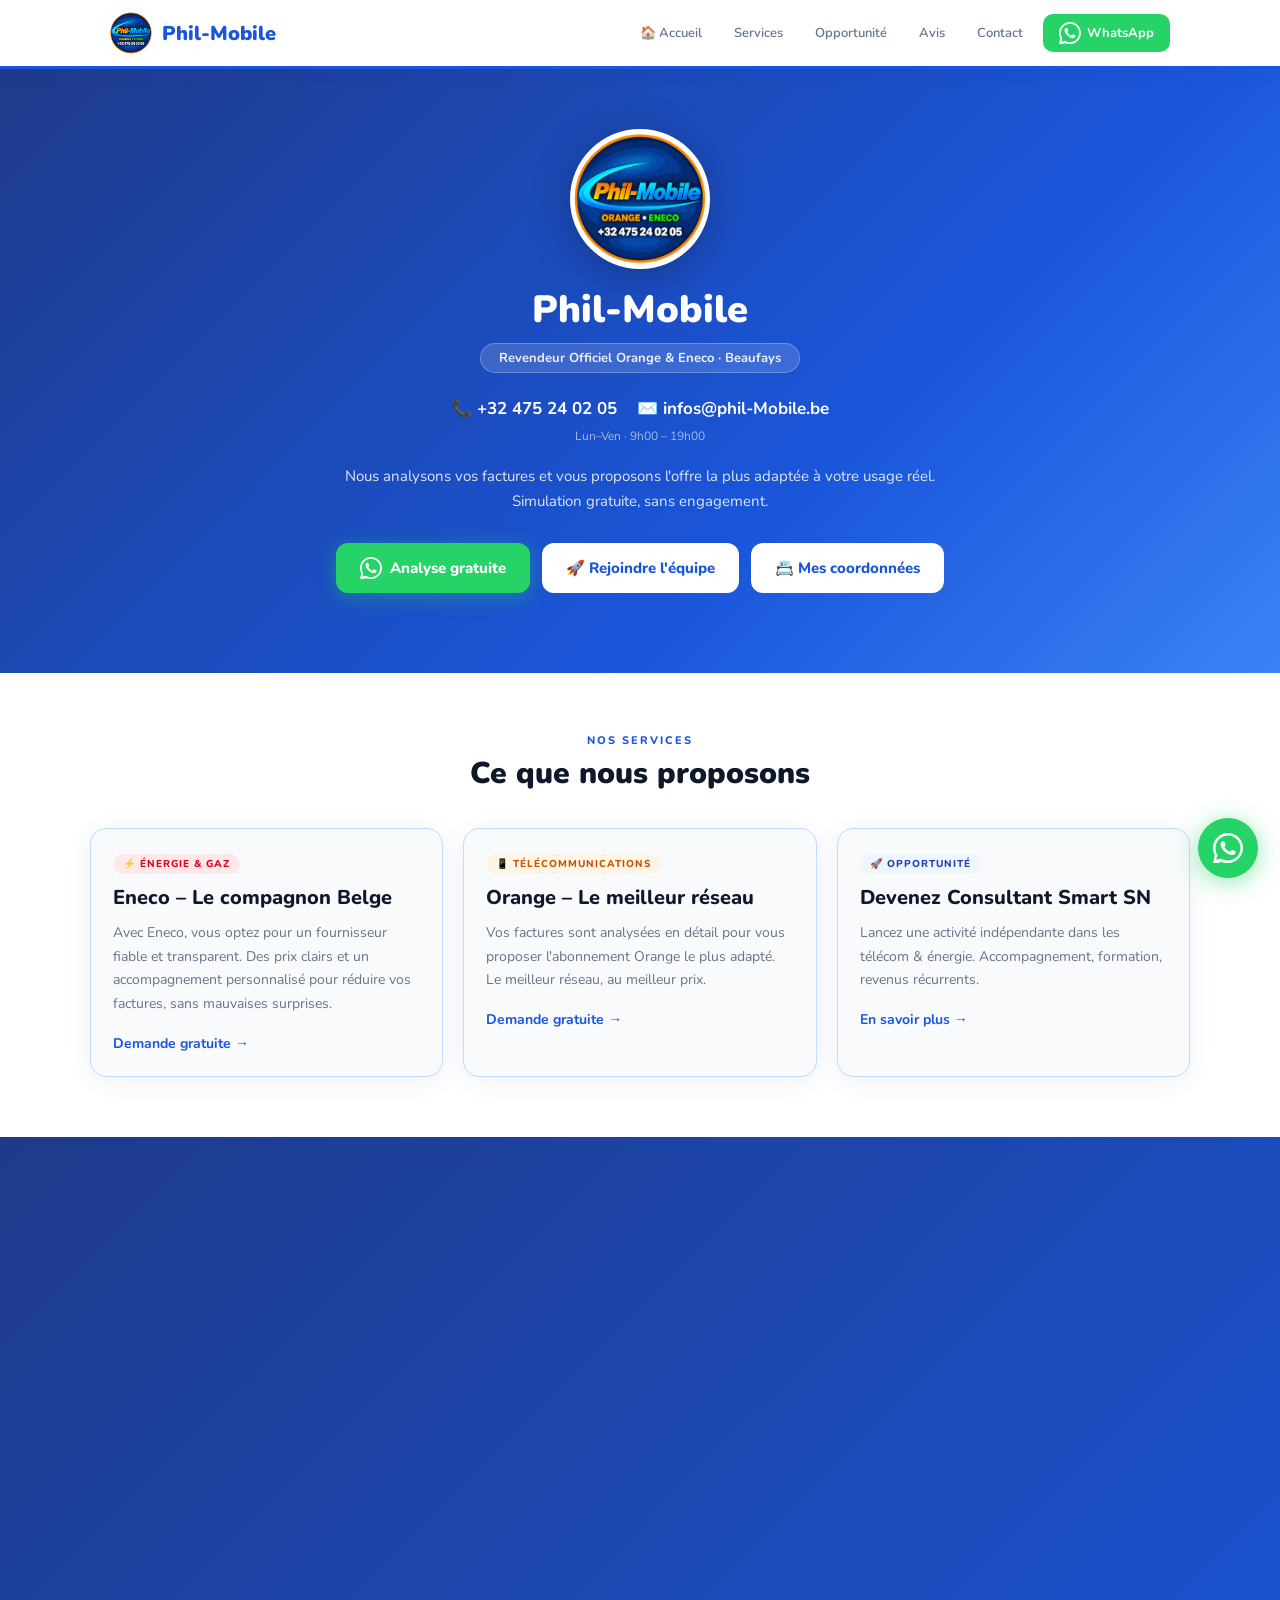
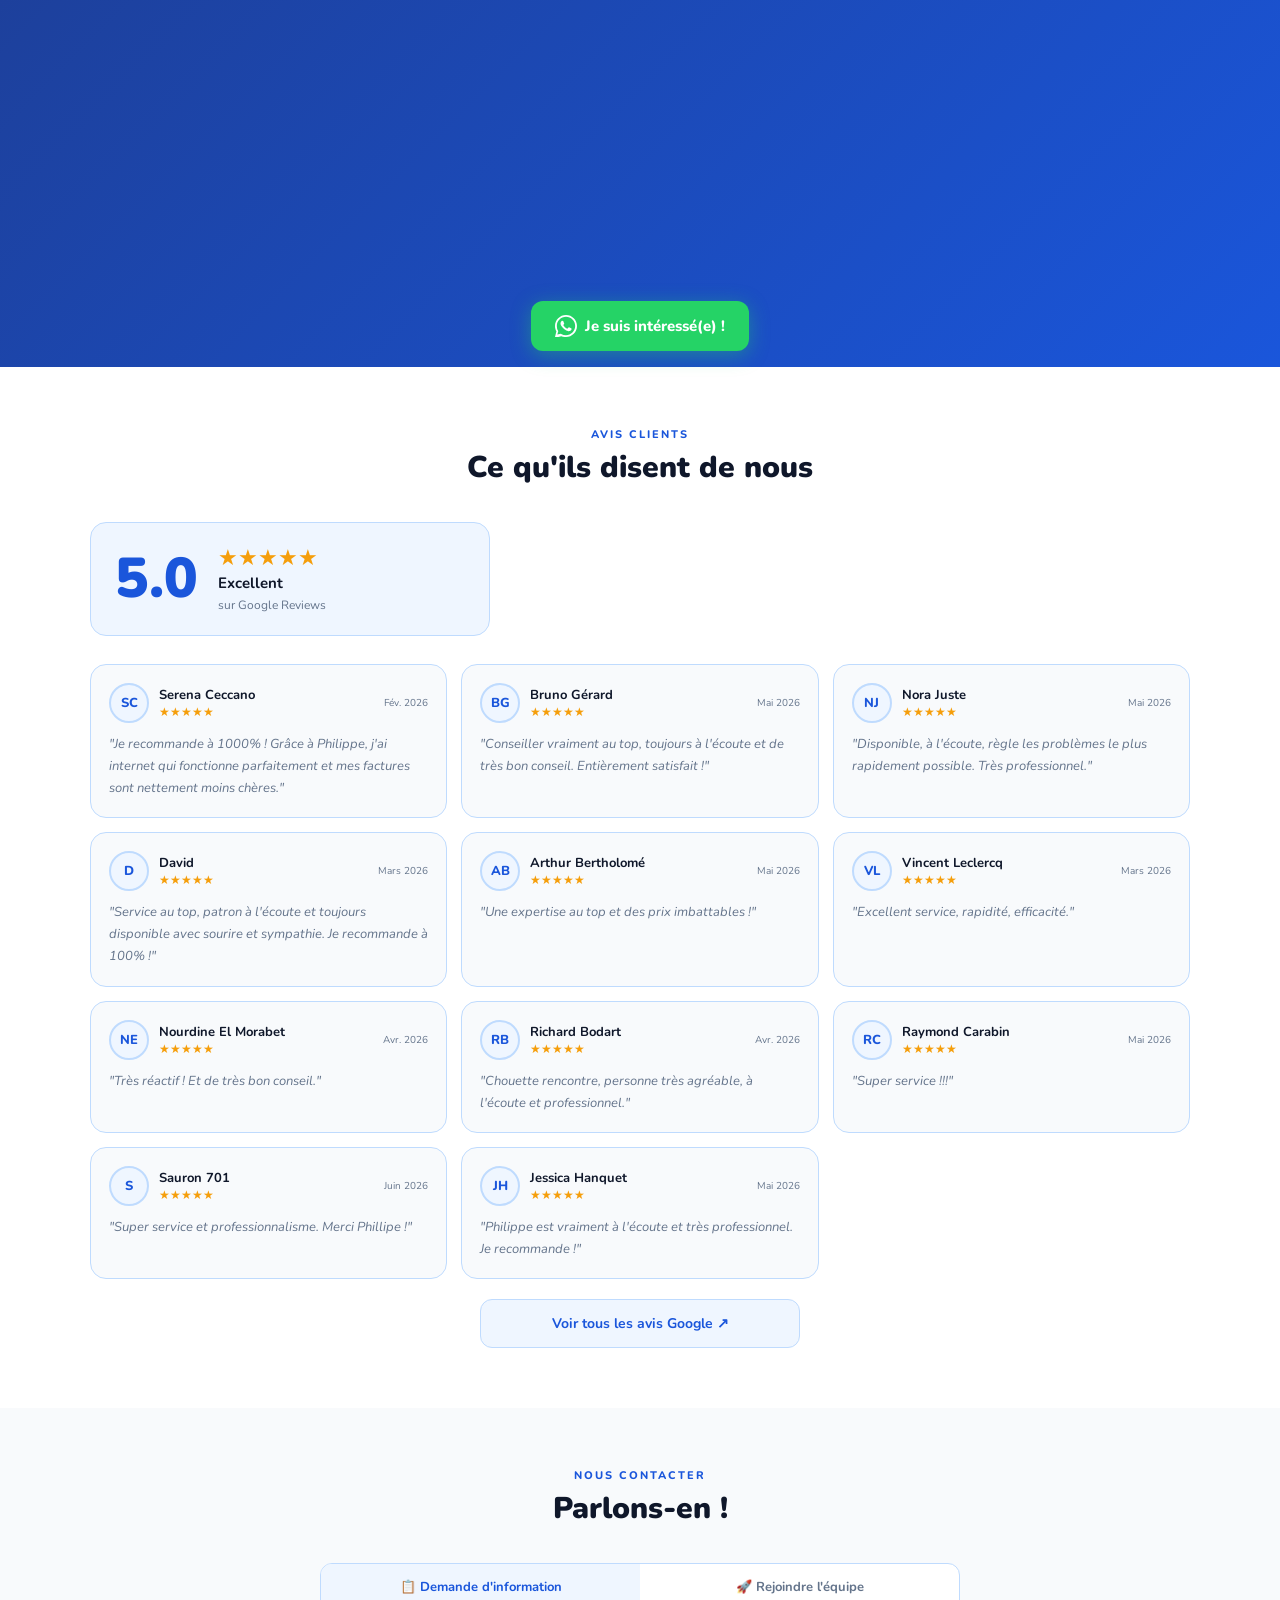
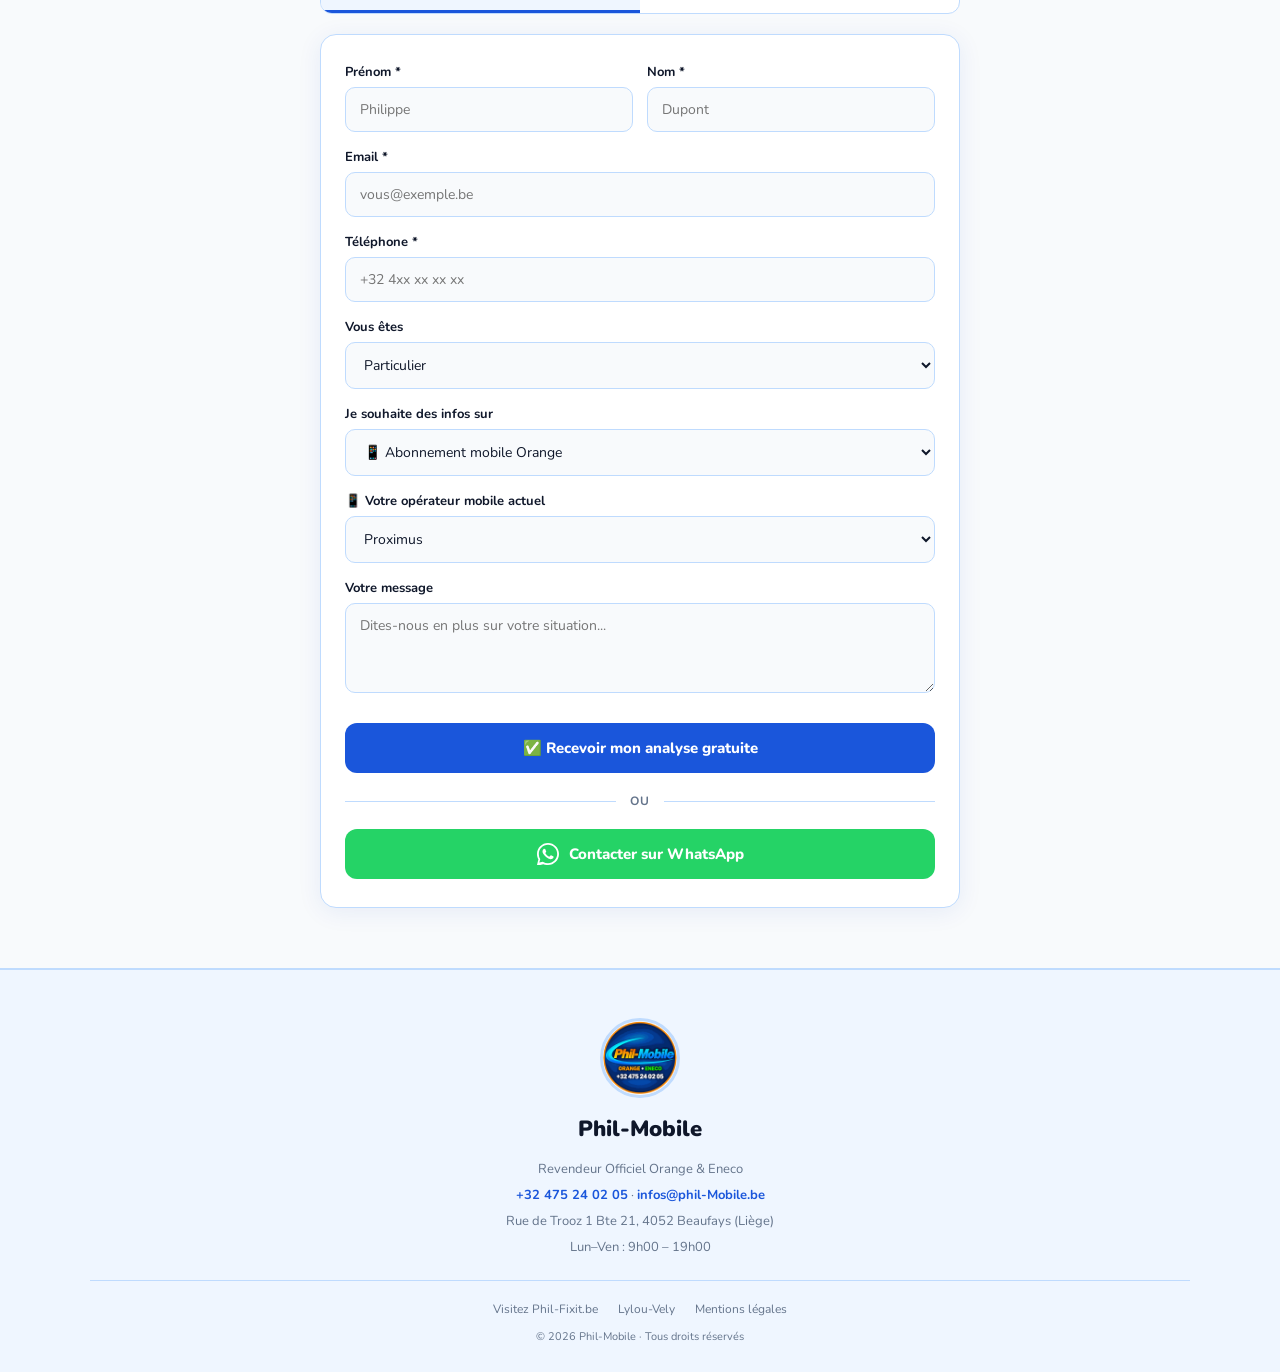
<file: actions.html>
<!DOCTYPE html>
<html lang="fr">
<head>
<meta charset="UTF-8">
<meta name="viewport" content="width=device-width, initial-scale=1.0">
<title>Phil-Mobile – Télécom & Énergie à Beaufays</title>
<meta name="theme-color" content="#1a56db">
<meta name="mobile-web-app-capable" content="yes">
<meta name="apple-mobile-web-app-capable" content="yes">
<meta name="apple-mobile-web-app-title" content="Phil-Mobile">
<meta name="apple-mobile-web-app-status-bar-style" content="default">
<link rel="manifest" href="manifest.json">
<link rel="apple-touch-icon" href="images/logo.png">
<link rel="icon" type="image/png" href="images/logo.png">
<meta name="description" content="Phil-Mobile, revendeur officiel Orange et Eneco à Beaufays. Simulation gratuite, sans engagement.">
<link rel="preconnect" href="https://fonts.googleapis.com">
<link href="https://fonts.googleapis.com/css2?family=Nunito:wght@400;600;700;800;900&display=swap" rel="stylesheet">
<style>
*, *::before, *::after { box-sizing: border-box; margin: 0; padding: 0; }
html { scroll-behavior: smooth; }
body {
  font-family: 'Nunito', sans-serif;
  background: #f8fafc;
  color: #1e293b;
  overflow-x: hidden;
}
img { max-width: 100%; display: block; }

/* VARIABLES */
:root {
  --blue: #1a56db;
  --blue2: #1e40af;
  --blue-pale: #eff6ff;
  --blue-border: #bfdbfe;
  --dark: #0f172a;
  --muted: #64748b;
  --white: #ffffff;
  --bg: #f8fafc;
  --green: #25d366;
  --radius: 16px;
  --max: 1100px;
}

/* WRAPPER */
.wrap { max-width: var(--max); margin: 0 auto; padding: 0 20px; }

/* ===== NAV ===== */
nav {
  position: sticky; top: 0; z-index: 999;
  background: var(--white);
  border-bottom: 3px solid var(--blue);
  box-shadow: 0 2px 16px rgba(30,64,175,0.10);
}
.nav-inner {
  max-width: var(--max); margin: 0 auto; padding: 12px 20px;
  display: flex; align-items: center; justify-content: space-between;
}
.nav-logo { display: flex; align-items: center; gap: 10px; text-decoration: none; }
.nav-logo img { width: 42px; height: 42px; border-radius: 50%; object-fit: cover; }
.nav-logo span { font-size: 20px; font-weight: 900; color: var(--blue); }
.nav-links { display: flex; align-items: center; gap: 8px; }
.nav-links a {
  font-size: 13px; font-weight: 600; color: var(--muted);
  text-decoration: none; padding: 6px 12px; border-radius: 8px;
  transition: all 0.2s;
}
.nav-links a:hover { color: var(--blue); background: var(--blue-pale); }
.nav-links .nav-cta {
  background: var(--green); color: white !important;
  padding: 8px 16px; border-radius: 10px; font-weight: 700;
  display: flex; align-items: center; gap: 6px;
}
.nav-links .nav-cta:hover { background: #1da851; }

/* BURGER */
.burger {
  display: none; flex-direction: column; gap: 5px;
  cursor: pointer; padding: 6px; border: none; background: none;
}
.burger span {
  display: block; width: 24px; height: 2px;
  background: var(--blue); border-radius: 2px;
  transition: all 0.3s;
}

/* MOBILE MENU */
.mobile-menu {
  display: none;
  background: var(--white); border-top: 1px solid var(--blue-border);
  padding: 12px 20px 16px;
}
.mobile-menu.open { display: block; }
.mobile-menu a {
  display: block;
  font-size: 15px; font-weight: 700; color: var(--dark);
  text-decoration: none; padding: 12px 0;
  border-bottom: 1px solid var(--blue-border);
}
.mobile-menu a:last-child { border-bottom: none; margin-top: 8px; }
.mobile-menu .mob-cta {
  display: block;
  background: var(--green); color: white !important;
  padding: 12px 16px; border-radius: 10px;
  text-align: center; border: none !important;
}

@media (max-width: 640px) {
  .nav-links { display: none; }
  .burger { display: flex; }
}

/* ===== HERO ===== */
.hero {
  background: linear-gradient(135deg, #1e3a8a 0%, #1a56db 65%, #3b82f6 100%);
  padding: 60px 20px 80px;
  text-align: center;
  position: relative;
}
.hero-inner { max-width: 640px; margin: 0 auto; }
.hero-logo {
  width: 140px; height: 140px;
  border-radius: 50%; object-fit: cover;
  border: 4px solid rgba(255,255,255,0.5);
  box-shadow: 0 8px 40px rgba(0,0,0,0.25);
  margin: 0 auto 20px;
  background: white;
}
.hero h1 { font-size: 38px; font-weight: 900; color: white; line-height: 1.1; margin-bottom: 12px; }
.hero-tagline {
  display: inline-block;
  font-size: 13px; font-weight: 700; color: rgba(255,255,255,0.9);
  background: rgba(255,255,255,0.15); border-radius: 20px;
  padding: 5px 18px; margin-bottom: 20px; border: 1px solid rgba(255,255,255,0.25);
}
.hero-contact { margin-bottom: 20px; }
.hero-contact a {
  display: inline-block; text-decoration: none;
  font-size: 17px; font-weight: 700; color: white; margin: 4px 8px;
}
.hero-contact span { display: block; font-size: 12px; color: rgba(255,255,255,0.6); margin-top: 4px; }
.hero-desc { font-size: 15px; color: rgba(255,255,255,0.85); line-height: 1.7; margin-bottom: 28px; }
.hero-btns { display: flex; gap: 12px; justify-content: center; flex-wrap: wrap; }
.btn-green {
  display: inline-flex; align-items: center; gap: 8px;
  background: var(--green); color: white;
  padding: 14px 24px; border-radius: 12px;
  font-size: 15px; font-weight: 800; text-decoration: none;
  box-shadow: 0 4px 20px rgba(37,211,102,0.4); transition: transform 0.2s;
}
.btn-green:hover { transform: translateY(-2px); }
.btn-white {
  display: inline-flex; align-items: center; gap: 8px;
  background: white; color: var(--blue);
  padding: 14px 24px; border-radius: 12px;
  font-size: 15px; font-weight: 800; text-decoration: none;
  transition: transform 0.2s;
}
.btn-white:hover { transform: translateY(-2px); }

/* WAVE */
.wave-bottom {
  display: block; width: 100%; overflow: hidden;
  line-height: 0; background: var(--white);
}
.wave-bottom svg { display: block; width: 100%; }

/* ===== SECTION ===== */
.section { padding: 60px 20px; }
.section-inner { max-width: var(--max); margin: 0 auto; }
.section-label {
  text-align: center; font-size: 11px; font-weight: 800;
  letter-spacing: 2px; text-transform: uppercase;
  color: var(--blue); margin-bottom: 8px;
}
.section-title {
  text-align: center; font-size: 30px; font-weight: 900;
  color: var(--dark); margin-bottom: 36px; line-height: 1.2;
}

/* ===== SERVICES ===== */
.services-bg { background: var(--white); }
.services-grid {
  display: grid;
  grid-template-columns: repeat(auto-fit, minmax(280px, 1fr));
  gap: 20px;
}
.service-card {
  background: var(--bg); border: 1.5px solid var(--blue-border);
  border-radius: var(--radius); overflow: hidden;
  box-shadow: 0 4px 24px rgba(30,64,175,0.08);
  transition: transform 0.2s, box-shadow 0.2s;
}
.service-card:hover { transform: translateY(-4px); box-shadow: 0 12px 40px rgba(30,64,175,0.15); }
.service-body { padding: 22px; }
.service-tag {
  display: inline-block; font-size: 10px; font-weight: 800;
  letter-spacing: 1px; text-transform: uppercase;
  padding: 3px 10px; border-radius: 20px; margin-bottom: 10px;
}
.tag-orange { background: #fff5e6; color: #c95200; }
.tag-eneco  { background: #fde8ea; color: #E2001A; }
.tag-recruit{ background: var(--blue-pale); color: var(--blue2); }
.service-body h3 { font-size: 20px; font-weight: 800; margin-bottom: 10px; color: var(--dark); }
.service-body p  { font-size: 14px; color: var(--muted); line-height: 1.7; margin-bottom: 16px; }
.service-link {
  font-size: 14px; font-weight: 700; color: var(--blue);
  text-decoration: none;
}

/* ===== VIDEO ===== */
.video-section {
  background: linear-gradient(135deg, #1e3a8a 0%, #1a56db 100%);
  padding: 0 0 16px 0;
}
.video-section .section-label { color: rgba(255,255,255,0.7); }
.video-section .section-title { color: white; }
.video-wrap {
  max-width: 100%; margin: 0;
  border-radius: 0; overflow: hidden;
  box-shadow: none;
  position: relative; padding-bottom: 56.25%; height: 0;
}
.video-wrap iframe {
  position: absolute; top: 0; left: 0;
  width: 100%; height: 100%; border: none;
}
.video-cta { text-align: center; margin-top: 28px; }

/* ===== AVIS ===== */
.reviews-section { background: var(--white); padding: 60px 20px; }
.rating-bar {
  display: flex; align-items: center; gap: 20px;
  background: var(--blue-pale); border: 1.5px solid var(--blue-border);
  border-radius: var(--radius); padding: 20px 24px; margin-bottom: 28px;
  max-width: 400px;
}
.rating-score { font-size: 56px; font-weight: 900; color: var(--blue); line-height: 1; }
.rating-info .stars { color: #f59e0b; font-size: 22px; }
.rating-info .rtxt { font-size: 15px; font-weight: 700; color: var(--dark); }
.rating-info small { font-size: 12px; color: var(--muted); }
.reviews-grid {
  display: grid;
  grid-template-columns: repeat(auto-fit, minmax(280px, 1fr));
  gap: 14px; margin-bottom: 20px;
}
.review-card {
  background: var(--bg); border: 1.5px solid var(--blue-border);
  border-radius: var(--radius); padding: 18px;
}
.review-header { display: flex; align-items: center; gap: 10px; margin-bottom: 10px; }
.review-avatar {
  width: 40px; height: 40px; border-radius: 50%;
  background: var(--blue-pale); border: 2px solid var(--blue-border);
  display: flex; align-items: center; justify-content: center;
  font-size: 13px; font-weight: 800; color: var(--blue); flex-shrink: 0;
}
.review-name { font-size: 13px; font-weight: 700; color: var(--dark); }
.review-stars { color: #f59e0b; font-size: 12px; }
.review-date { font-size: 10px; color: var(--muted); margin-left: auto; white-space: nowrap; }
.review-text { font-size: 13px; color: var(--muted); line-height: 1.7; font-style: italic; }
.btn-more {
  display: block; text-align: center; padding: 14px;
  border-radius: 12px; font-size: 14px; font-weight: 700;
  color: var(--blue); background: var(--blue-pale);
  border: 1.5px solid var(--blue-border); text-decoration: none;
  transition: all 0.2s; max-width: 320px; margin: 0 auto;
}
.btn-more:hover { background: var(--blue); color: white; }

/* ===== FORMULAIRES ===== */
.forms-section { padding: 60px 20px; background: var(--bg); }
.forms-inner { max-width: 640px; margin: 0 auto; }
.form-tabs {
  display: flex; background: var(--white);
  border: 1.5px solid var(--blue-border); border-radius: 12px;
  overflow: hidden; margin-bottom: 20px;
}
.form-tab {
  flex: 1; padding: 14px 8px; text-align: center;
  font-size: 13px; font-weight: 700; cursor: pointer;
  border: none; background: transparent;
  font-family: 'Nunito', sans-serif;
  color: var(--muted); border-bottom: 3px solid transparent;
  transition: all 0.2s;
}
.form-tab.active { color: var(--blue); background: var(--blue-pale); border-bottom-color: var(--blue); }
.form-panel { display: none; }
.form-panel.active { display: block; }
.form-card {
  background: var(--white); border: 1.5px solid var(--blue-border);
  border-radius: var(--radius); padding: 28px 24px;
  box-shadow: 0 4px 24px rgba(30,64,175,0.08);
}
.form-group { margin-bottom: 16px; }
.form-group label { display: block; font-size: 13px; font-weight: 700; color: var(--dark); margin-bottom: 6px; }
.form-group input,
.form-group select,
.form-group textarea {
  width: 100%; padding: 12px 14px;
  border: 1.5px solid var(--blue-border); border-radius: 10px;
  font-family: 'Nunito', sans-serif; font-size: 14px;
  background: var(--bg); color: var(--dark);
  outline: none; transition: border-color 0.2s;
}
.form-group input:focus,
.form-group select:focus,
.form-group textarea:focus { border-color: var(--blue); background: white; }
.form-group textarea { resize: vertical; min-height: 90px; }
.form-row { display: grid; grid-template-columns: 1fr 1fr; gap: 14px; }
@media (max-width: 480px) { .form-row { grid-template-columns: 1fr; } }
.btn-submit {
  width: 100%; padding: 15px;
  background: var(--blue); color: white;
  border: none; border-radius: 12px;
  font-family: 'Nunito', sans-serif;
  font-size: 15px; font-weight: 800; cursor: pointer;
  transition: all 0.2s; margin-top: 8px;
}
.btn-submit:hover { background: var(--blue2); transform: translateY(-1px); }
.form-success {
  display: none; text-align: center; padding: 20px;
  background: #f0fdf4; border: 1px solid #86efac;
  border-radius: 12px; margin-top: 16px;
  font-size: 14px; color: #166534; font-weight: 700;
}
.form-or {
  text-align: center; margin: 20px 0; position: relative;
  font-size: 12px; color: var(--muted); font-weight: 700; letter-spacing: 1px;
}
.form-or::before {
  content: ''; position: absolute; top: 50%; left: 0; right: 0;
  height: 1px; background: var(--blue-border);
}
.form-or span { background: var(--white); padding: 0 14px; position: relative; z-index: 1; }
.btn-wa-full {
  display: flex; align-items: center; justify-content: center; gap: 10px;
  background: var(--green); color: white;
  padding: 14px; border-radius: 12px;
  font-size: 15px; font-weight: 800; text-decoration: none;
  transition: transform 0.2s;
}
.btn-wa-full:hover { transform: translateY(-1px); }

/* ===== FOOTER ===== */
footer { background: var(--blue-pale); border-top: 2px solid var(--blue-border); padding: 48px 20px 28px; }
.footer-inner {
  max-width: var(--max); margin: 0 auto; text-align: center;
}
.footer-logo img {
  width: 80px; height: 80px; border-radius: 50%;
  object-fit: cover; border: 3px solid var(--blue-border);
  margin: 0 auto 16px; background: white;
}
.footer-name { font-size: 22px; font-weight: 900; color: var(--dark); margin-bottom: 12px; }
.footer-info p { font-size: 13px; color: var(--muted); line-height: 2; }
.footer-info a { color: var(--blue); text-decoration: none; font-weight: 700; }
.footer-links {
  display: flex; justify-content: center; gap: 20px;
  flex-wrap: wrap; margin: 20px 0 0;
  padding-top: 20px; border-top: 1px solid var(--blue-border);
}
.footer-links a { font-size: 12px; color: var(--muted); text-decoration: none; }
.footer-copy { font-size: 11px; color: var(--muted); margin-top: 12px; }

/* WA FLOAT */
.wa-float {
  position: fixed; bottom: 22px; right: 22px; z-index: 999;
  width: 60px; height: 60px; border-radius: 50%;
  background: var(--green);
  display: flex; align-items: center; justify-content: center;
  box-shadow: 0 4px 24px rgba(37,211,102,0.5);
  text-decoration: none; transition: transform 0.2s;
}
.wa-float:hover { transform: scale(1.1); }

/* SVG ICON WA */
.ico-wa { width: 22px; height: 22px; fill: white; flex-shrink: 0; }
</style>
</head>
<body>

<!-- NAV -->
<nav>
  <div class="nav-inner">
    <a href="#" class="nav-logo">
      <img src="images/logo.png" alt="Phil-Mobile">
      <span>Phil-Mobile</span>
    </a>
    <div class="nav-links">
      <a href="#">🏠 Accueil</a>
      <a href="#services">Services</a>
      <a href="#video">Opportunité</a>
      <a href="#avis">Avis</a>
      <a href="#contact">Contact</a>
      <a href="https://wa.me/32475240205" class="nav-cta">
        <svg class="ico-wa" viewBox="0 0 24 24"><path d="M17.472 14.382c-.297-.149-1.758-.867-2.03-.967-.273-.099-.471-.148-.67.15-.197.297-.767.966-.94 1.164-.173.199-.347.223-.644.075-.297-.15-1.255-.463-2.39-1.475-.883-.788-1.48-1.761-1.653-2.059-.173-.297-.018-.458.13-.606.134-.133.298-.347.446-.52.149-.174.198-.298.298-.497.099-.198.05-.371-.025-.52-.075-.149-.669-1.612-.916-2.207-.242-.579-.487-.5-.669-.51-.173-.008-.371-.01-.57-.01-.198 0-.52.074-.792.372-.272.297-1.04 1.016-1.04 2.479 0 1.462 1.065 2.875 1.213 3.074.149.198 2.096 3.2 5.077 4.487.709.306 1.262.489 1.694.625.712.227 1.36.195 1.871.118.571-.085 1.758-.719 2.006-1.413.248-.694.248-1.289.173-1.413-.074-.124-.272-.198-.57-.347z"/><path d="M12 0C5.373 0 0 5.373 0 12c0 2.125.558 4.126 1.535 5.862L.057 23.737a.75.75 0 00.921.921l5.875-1.478A11.944 11.944 0 0012 24c6.627 0 12-5.373 12-12S18.627 0 12 0zm0 22c-1.886 0-3.66-.499-5.197-1.373l-.373-.217-3.876.974.993-3.768-.237-.388A9.956 9.956 0 012 12C2 6.477 6.477 2 12 2s10 4.477 10 10-4.477 10-10 10z"/></svg>
        WhatsApp
      </a>
    </div>
    <button class="burger" onclick="toggleMenu()" aria-label="Menu">
      <span></span><span></span><span></span>
    </button>
  </div>
  <div class="mobile-menu" id="mobileMenu">
    <a href="#" onclick="toggleMenu()">🏠 Accueil</a>
    <a href="#services" onclick="toggleMenu()">🧩 Services</a>
    <a href="#video" onclick="toggleMenu()">🚀 Opportunité</a>
    <a href="#avis" onclick="toggleMenu()">⭐ Avis clients</a>
    <a href="#contact" onclick="toggleMenu()">📋 Contact</a>
    <a href="https://wa.me/32475240205" class="mob-cta">💬 WhatsApp</a>
  </div>
</nav>

<!-- HERO -->
<div class="hero">
  <div class="hero-inner">
    <img class="hero-logo" src="images/logo.png" alt="Phil-Mobile Logo">
    <h1>Phil-Mobile</h1>
    <div class="hero-tagline">Revendeur Officiel Orange &amp; Eneco · Beaufays</div>
    <div class="hero-contact">
      <a href="tel:+32475240205">📞 +32 475 24 02 05</a>
      <a href="mailto:infos@phil-mobile.be">✉️ infos@phil-Mobile.be</a>
      <span>Lun–Ven · 9h00 – 19h00</span>
    </div>
    <p class="hero-desc">Nous analysons vos factures et vous proposons l'offre la plus adaptée à votre usage réel. Simulation gratuite, sans engagement.</p>
    <div class="hero-btns">
      <a href="#contact" class="btn-green">
        <svg class="ico-wa" viewBox="0 0 24 24"><path d="M17.472 14.382c-.297-.149-1.758-.867-2.03-.967-.273-.099-.471-.148-.67.15-.197.297-.767.966-.94 1.164-.173.199-.347.223-.644.075-.297-.15-1.255-.463-2.39-1.475-.883-.788-1.48-1.761-1.653-2.059-.173-.297-.018-.458.13-.606.134-.133.298-.347.446-.52.149-.174.198-.298.298-.497.099-.198.05-.371-.025-.52-.075-.149-.669-1.612-.916-2.207-.242-.579-.487-.5-.669-.51-.173-.008-.371-.01-.57-.01-.198 0-.52.074-.792.372-.272.297-1.04 1.016-1.04 2.479 0 1.462 1.065 2.875 1.213 3.074.149.198 2.096 3.2 5.077 4.487.709.306 1.262.489 1.694.625.712.227 1.36.195 1.871.118.571-.085 1.758-.719 2.006-1.413.248-.694.248-1.289.173-1.413-.074-.124-.272-.198-.57-.347z"/><path d="M12 0C5.373 0 0 5.373 0 12c0 2.125.558 4.126 1.535 5.862L.057 23.737a.75.75 0 00.921.921l5.875-1.478A11.944 11.944 0 0012 24c6.627 0 12-5.373 12-12S18.627 0 12 0zm0 22c-1.886 0-3.66-.499-5.197-1.373l-.373-.217-3.876.974.993-3.768-.237-.388A9.956 9.956 0 012 12C2 6.477 6.477 2 12 2s10 4.477 10 10-4.477 10-10 10z"/></svg>
        Analyse gratuite
      </a>
      <a href="#video" class="btn-white">🚀 Rejoindre l'équipe</a>

      <a href="#" onclick="downloadVcard();return false;" class="btn-white">
        📇 Mes coordonnées
      </a>

    </div>
  </div>
</div>

<!-- SERVICES -->
<div class="section services-bg" id="services">
  <div class="section-inner">
    <div class="section-label">Nos Services</div>
    <h2 class="section-title">Ce que nous proposons</h2>
    <div class="services-grid">

      <div class="service-card">
        <div class="service-body">
          <span class="service-tag tag-eneco">⚡ Énergie & Gaz</span>
          <h3>Eneco – Le compagnon Belge</h3>
          <p>Avec Eneco, vous optez pour un fournisseur fiable et transparent. Des prix clairs et un accompagnement personnalisé pour réduire vos factures, sans mauvaises surprises.</p>
          <a href="#contact" class="service-link">Demande gratuite →</a>
        </div>
      </div>

      <div class="service-card">
        <div class="service-body">
          <span class="service-tag tag-orange">📱 Télécommunications</span>
          <h3>Orange – Le meilleur réseau</h3>
          <p>Vos factures sont analysées en détail pour vous proposer l'abonnement Orange le plus adapté. Le meilleur réseau, au meilleur prix.</p>
          <a href="#contact" class="service-link">Demande gratuite →</a>
        </div>
      </div>

      <div class="service-card">
        <div class="service-body">
          <span class="service-tag tag-recruit">🚀 Opportunité</span>
          <h3>Devenez Consultant Smart SN</h3>
          <p>Lancez une activité indépendante dans les télécom & énergie. Accompagnement, formation, revenus récurrents.</p>
          <a href="#video" class="service-link">En savoir plus →</a>
        </div>
      </div>

    </div>
  </div>
</div>

<!-- VIDEO -->
<div class="video-section" id="video">
  <div class="video-wrap">
    <iframe src="https://player.vimeo.com/video/1196897279" allow="autoplay; fullscreen; picture-in-picture" allowfullscreen></iframe>
  </div>
  <div class="video-cta">
    <a href="#contact" class="btn-green" style="display:inline-flex;margin-top:16px;">
      <svg class="ico-wa" viewBox="0 0 24 24"><path d="M17.472 14.382c-.297-.149-1.758-.867-2.03-.967-.273-.099-.471-.148-.67.15-.197.297-.767.966-.94 1.164-.173.199-.347.223-.644.075-.297-.15-1.255-.463-2.39-1.475-.883-.788-1.48-1.761-1.653-2.059-.173-.297-.018-.458.13-.606.134-.133.298-.347.446-.52.149-.174.198-.298.298-.497.099-.198.05-.371-.025-.52-.075-.149-.669-1.612-.916-2.207-.242-.579-.487-.5-.669-.51-.173-.008-.371-.01-.57-.01-.198 0-.52.074-.792.372-.272.297-1.04 1.016-1.04 2.479 0 1.462 1.065 2.875 1.213 3.074.149.198 2.096 3.2 5.077 4.487.709.306 1.262.489 1.694.625.712.227 1.36.195 1.871.118.571-.085 1.758-.719 2.006-1.413.248-.694.248-1.289.173-1.413-.074-.124-.272-.198-.57-.347z"/><path d="M12 0C5.373 0 0 5.373 0 12c0 2.125.558 4.126 1.535 5.862L.057 23.737a.75.75 0 00.921.921l5.875-1.478A11.944 11.944 0 0012 24c6.627 0 12-5.373 12-12S18.627 0 12 0zm0 22c-1.886 0-3.66-.499-5.197-1.373l-.373-.217-3.876.974.993-3.768-.237-.388A9.956 9.956 0 012 12C2 6.477 6.477 2 12 2s10 4.477 10 10-4.477 10-10 10z"/></svg>
      Je suis intéressé(e) !
    </a>
  </div>
</div>

<!-- AVIS -->
<div class="reviews-section" id="avis">
  <div class="section-inner">
    <div class="section-label">Avis Clients</div>
    <h2 class="section-title">Ce qu'ils disent de nous</h2>
    <div class="rating-bar">
      <div class="rating-score">5.0</div>
      <div class="rating-info">
        <div class="stars">★★★★★</div>
        <div class="rtxt">Excellent</div>
        <small>sur Google Reviews</small>
      </div>
    </div>
    <div class="reviews-grid">
      <div class="review-card"><div class="review-header"><div class="review-avatar">SC</div><div><div class="review-name">Serena Ceccano</div><div class="review-stars">★★★★★</div></div><div class="review-date">Fév. 2026</div></div><p class="review-text">"Je recommande à 1000% ! Grâce à Philippe, j'ai internet qui fonctionne parfaitement et mes factures sont nettement moins chères."</p></div>
      <div class="review-card"><div class="review-header"><div class="review-avatar">BG</div><div><div class="review-name">Bruno Gérard</div><div class="review-stars">★★★★★</div></div><div class="review-date">Mai 2026</div></div><p class="review-text">"Conseiller vraiment au top, toujours à l'écoute et de très bon conseil. Entièrement satisfait !"</p></div>
      <div class="review-card"><div class="review-header"><div class="review-avatar">NJ</div><div><div class="review-name">Nora Juste</div><div class="review-stars">★★★★★</div></div><div class="review-date">Mai 2026</div></div><p class="review-text">"Disponible, à l'écoute, règle les problèmes le plus rapidement possible. Très professionnel."</p></div>
      <div class="review-card"><div class="review-header"><div class="review-avatar">D</div><div><div class="review-name">David</div><div class="review-stars">★★★★★</div></div><div class="review-date">Mars 2026</div></div><p class="review-text">"Service au top, patron à l'écoute et toujours disponible avec sourire et sympathie. Je recommande à 100% !"</p></div>
      <div class="review-card"><div class="review-header"><div class="review-avatar">AB</div><div><div class="review-name">Arthur Bertholomé</div><div class="review-stars">★★★★★</div></div><div class="review-date">Mai 2026</div></div><p class="review-text">"Une expertise au top et des prix imbattables !"</p></div>
      <div class="review-card"><div class="review-header"><div class="review-avatar">VL</div><div><div class="review-name">Vincent Leclercq</div><div class="review-stars">★★★★★</div></div><div class="review-date">Mars 2026</div></div><p class="review-text">"Excellent service, rapidité, efficacité."</p></div>
      <div class="review-card"><div class="review-header"><div class="review-avatar">NE</div><div><div class="review-name">Nourdine El Morabet</div><div class="review-stars">★★★★★</div></div><div class="review-date">Avr. 2026</div></div><p class="review-text">"Très réactif ! Et de très bon conseil."</p></div>
      <div class="review-card"><div class="review-header"><div class="review-avatar">RB</div><div><div class="review-name">Richard Bodart</div><div class="review-stars">★★★★★</div></div><div class="review-date">Avr. 2026</div></div><p class="review-text">"Chouette rencontre, personne très agréable, à l'écoute et professionnel."</p></div>
      <div class="review-card"><div class="review-header"><div class="review-avatar">RC</div><div><div class="review-name">Raymond Carabin</div><div class="review-stars">★★★★★</div></div><div class="review-date">Mai 2026</div></div><p class="review-text">"Super service !!!"</p></div>
      <div class="review-card"><div class="review-header"><div class="review-avatar">S</div><div><div class="review-name">Sauron 701</div><div class="review-stars">★★★★★</div></div><div class="review-date">Juin 2026</div></div><p class="review-text">"Super service et professionnalisme. Merci Phillipe !"</p></div>
      <div class="review-card"><div class="review-header"><div class="review-avatar">JH</div><div><div class="review-name">Jessica Hanquet</div><div class="review-stars">★★★★★</div></div><div class="review-date">Mai 2026</div></div><p class="review-text">"Philippe est vraiment à l'écoute et très professionnel. Je recommande !"</p></div>
    </div>
    <a href="https://search.google.com/local/reviews?placeid=ChIJf9P2ZBGgkKcRmwuLgkfejME" target="_blank" class="btn-more">Voir tous les avis Google ↗</a>
  </div>
</div>

<!-- FORMULAIRES -->
<div class="forms-section" id="contact">
  <div class="section-label">Nous contacter</div>
  <h2 class="section-title">Parlons-en !</h2>
  <div class="forms-inner">
    <div class="form-tabs">
      <button class="form-tab active" onclick="switchForm('client')">📋 Demande d'information</button>
      <button class="form-tab" onclick="switchForm('opport')">🚀 Rejoindre l'équipe</button>
    </div>

    <div id="panel-client" class="form-panel active">
      <div class="form-card">
        <form action="https://formspree.io/f/xykvvvjj" method="POST" onsubmit="handleSubmit(event,'success-client')">
          <div class="form-row">
            <div class="form-group"><label>Prénom *</label><input type="text" name="prenom" required placeholder="Philippe"></div>
            <div class="form-group"><label>Nom *</label><input type="text" name="nom" required placeholder="Dupont"></div>
          </div>
          <div class="form-group"><label>Email *</label><input type="email" name="email" required placeholder="vous@exemple.be"></div>
          <div class="form-group"><label>Téléphone *</label><input type="tel" name="telephone" required placeholder="+32 4xx xx xx xx"></div>
          <div class="form-group"><label>Vous êtes</label><select name="profil"><option>Particulier</option><option>Indépendant</option><option>Société</option></select></div>
          <div class="form-group"><label>Je souhaite des infos sur</label>
            <select name="sujet" id="sujet" onchange="updateFields()">
              <option value="mobile">📱 Abonnement mobile Orange</option>
              <option value="internet">🌍 Internet & Packs</option>
              <option value="energie">⚡ Énergie (Eneco)</option>
              <option value="gaz">🔥 Gaz (Eneco)</option>
              <option value="tout">📦 Tout comparer</option>
            </select>
          </div>

          <!-- Champ mobile -->
          <div class="form-group dyn-field" id="field-mobile">
            <label>📱 Votre opérateur mobile actuel</label>
            <select name="operateur_mobile">
              <option>Proximus</option>
              <option>Base</option>
              <option>VOO</option>
              <option>Orange</option>
              <option>Mobile Vikings</option>
              <option>Autre</option>
            </select>
          </div>

          <!-- Champ internet -->
          <div class="form-group dyn-field" id="field-internet" style="display:none;">
            <label>🌍 Votre fournisseur internet actuel</label>
            <select name="fournisseur_internet">
              <option>Proximus</option>
              <option>VOO</option>
              <option>Telenet</option>
              <option>Orange</option>
              <option>Autre</option>
            </select>
          </div>

          <!-- Champ énergie -->
          <div class="form-group dyn-field" id="field-energie" style="display:none;">
            <label>⚡ Votre fournisseur énergie actuel</label>
            <select name="fournisseur_energie">
              <option>Engie</option>
              <option>Luminus</option>
              <option>Mega</option>
              <option>TotalEnergies</option>
              <option>Octa+</option>
              <option>Eneco</option>
              <option>Autre</option>
            </select>
          </div>
          <div class="form-group"><label>Votre message</label><textarea name="message" placeholder="Dites-nous en plus sur votre situation..."></textarea></div>
          <input type="hidden" name="_subject" value="📋 Nouvelle demande d'analyse – Phil-Mobile">
          <input type="hidden" name="_language" value="fr">
          <button type="submit" class="btn-submit">✅ Recevoir mon analyse gratuite</button>
          <div id="success-client" class="form-success">✅ Merci ! Philippe vous recontacte très vite.</div>
        </form>
        <div class="form-or"><span>OU</span></div>
        <a href="https://wa.me/32475240205?text=Bonjour%20Philippe,%20je%20souhaite%20une%20analyse%20gratuite%20!" class="btn-wa-full">
          <svg class="ico-wa" viewBox="0 0 24 24"><path d="M17.472 14.382c-.297-.149-1.758-.867-2.03-.967-.273-.099-.471-.148-.67.15-.197.297-.767.966-.94 1.164-.173.199-.347.223-.644.075-.297-.15-1.255-.463-2.39-1.475-.883-.788-1.48-1.761-1.653-2.059-.173-.297-.018-.458.13-.606.134-.133.298-.347.446-.52.149-.174.198-.298.298-.497.099-.198.05-.371-.025-.52-.075-.149-.669-1.612-.916-2.207-.242-.579-.487-.5-.669-.51-.173-.008-.371-.01-.57-.01-.198 0-.52.074-.792.372-.272.297-1.04 1.016-1.04 2.479 0 1.462 1.065 2.875 1.213 3.074.149.198 2.096 3.2 5.077 4.487.709.306 1.262.489 1.694.625.712.227 1.36.195 1.871.118.571-.085 1.758-.719 2.006-1.413.248-.694.248-1.289.173-1.413-.074-.124-.272-.198-.57-.347z"/><path d="M12 0C5.373 0 0 5.373 0 12c0 2.125.558 4.126 1.535 5.862L.057 23.737a.75.75 0 00.921.921l5.875-1.478A11.944 11.944 0 0012 24c6.627 0 12-5.373 12-12S18.627 0 12 0zm0 22c-1.886 0-3.66-.499-5.197-1.373l-.373-.217-3.876.974.993-3.768-.237-.388A9.956 9.956 0 012 12C2 6.477 6.477 2 12 2s10 4.477 10 10-4.477 10-10 10z"/></svg>
          Contacter sur WhatsApp
        </a>
      </div>
    </div>

    <div id="panel-opport" class="form-panel">
      <div class="form-card">
        <div style="background:var(--blue-pale);border:1.5px solid var(--blue-border);border-radius:12px;padding:14px 16px;margin-bottom:20px;">
          <div style="font-size:14px;font-weight:800;color:var(--blue);margin-bottom:4px;">🚀 Devenez Consultant Smart SN</div>
          <div style="font-size:13px;color:var(--muted);line-height:1.6;">Lancez votre activité indépendante dans les télécom & énergie. Smart SN prend en charge la création. Philippe vous contacte pour tout expliquer.</div>
        </div>
        <form action="https://formspree.io/f/xzdwwwgv" method="POST" onsubmit="handleSubmit(event,'success-opport')">
          <div class="form-row">
            <div class="form-group"><label>Prénom *</label><input type="text" name="prenom" required placeholder="Philippe"></div>
            <div class="form-group"><label>Nom *</label><input type="text" name="nom" required placeholder="Dupont"></div>
          </div>
          <div class="form-group"><label>Email *</label><input type="email" name="email" required placeholder="vous@exemple.be"></div>
          <div class="form-group"><label>Téléphone *</label><input type="tel" name="telephone" required placeholder="+32 4xx xx xx xx"></div>
          <div class="form-group"><label>Numéro de TVA ?</label>
            <select name="tva">
              <option>Oui, j'en ai un</option>
              <option>Non, pas encore</option>
              <option>En cours de création</option>
              <option>Je souhaite des informations</option>
            </select>
          </div>
          <div class="form-group"><label>Pourquoi rejoindre Phil-Mobile ?</label><textarea name="motivation" placeholder="Parlez-nous de votre situation et de vos motivations..."></textarea></div>
          <div class="form-group"><label>Je réside en Belgique *</label>
            <select name="residence" required>
              <option value="">-- Sélectionnez --</option>
              <option value="Oui">✅ Oui, je réside en Belgique</option>
              <option value="Non">❌ Non, je ne réside pas en Belgique</option>
            </select>
          </div>
          <input type="hidden" name="_subject" value="🚀 Nouvelle demande d'information – Opportunité Phil-Mobile">
          <input type="hidden" name="_language" value="fr">
          <button type="submit" class="btn-submit">🚀 Je veux en savoir plus !</button>
          <div id="success-opport" class="form-success">✅ Super ! Philippe vous contacte très vite pour tout expliquer 🚀</div>
        </form>
        <div class="form-or"><span>OU</span></div>
        <a href="https://wa.me/32475240205?text=Bonjour%20Philippe,%20j%27ai%20vu%20votre%20vid%C3%A9o%20et%20je%20souhaite%20rejoindre%20l%27%C3%A9quipe%20Phil-Mobile%20!" class="btn-wa-full">
          <svg class="ico-wa" viewBox="0 0 24 24"><path d="M17.472 14.382c-.297-.149-1.758-.867-2.03-.967-.273-.099-.471-.148-.67.15-.197.297-.767.966-.94 1.164-.173.199-.347.223-.644.075-.297-.15-1.255-.463-2.39-1.475-.883-.788-1.48-1.761-1.653-2.059-.173-.297-.018-.458.13-.606.134-.133.298-.347.446-.52.149-.174.198-.298.298-.497.099-.198.05-.371-.025-.52-.075-.149-.669-1.612-.916-2.207-.242-.579-.487-.5-.669-.51-.173-.008-.371-.01-.57-.01-.198 0-.52.074-.792.372-.272.297-1.04 1.016-1.04 2.479 0 1.462 1.065 2.875 1.213 3.074.149.198 2.096 3.2 5.077 4.487.709.306 1.262.489 1.694.625.712.227 1.36.195 1.871.118.571-.085 1.758-.719 2.006-1.413.248-.694.248-1.289.173-1.413-.074-.124-.272-.198-.57-.347z"/><path d="M12 0C5.373 0 0 5.373 0 12c0 2.125.558 4.126 1.535 5.862L.057 23.737a.75.75 0 00.921.921l5.875-1.478A11.944 11.944 0 0012 24c6.627 0 12-5.373 12-12S18.627 0 12 0zm0 22c-1.886 0-3.66-.499-5.197-1.373l-.373-.217-3.876.974.993-3.768-.237-.388A9.956 9.956 0 012 12C2 6.477 6.477 2 12 2s10 4.477 10 10-4.477 10-10 10z"/></svg>
          Discuter sur WhatsApp
        </a>
      </div>
    </div>
  </div>
</div>

<!-- FOOTER -->
<footer>
  <div class="footer-inner">
    <div class="footer-logo"><img src="images/logo.png" alt="Phil-Mobile"></div>
    <div class="footer-name">Phil-Mobile</div>
    <div class="footer-info">
      <p>Revendeur Officiel Orange &amp; Eneco</p>
      <p><a href="tel:+32475240205">+32 475 24 02 05</a> · <a href="mailto:infos@phil-mobile.be">infos@phil-Mobile.be</a></p>
      <p>Rue de Trooz 1 Bte 21, 4052 Beaufays (Liège)</p>
      <p>Lun–Ven : 9h00 – 19h00</p>
    </div>
    <div class="footer-links">
      <a href="https://phil-fixit.be">Visitez Phil-Fixit.be</a>
      <a href="https://lylou-vely.be">Lylou-Vely</a>
      <a href="#">Mentions légales</a>
    </div>
    <div class="footer-copy">© 2026 Phil-Mobile · Tous droits réservés</div>
  </div>
</footer>

<!-- WA FLOTTANT -->
<a href="https://wa.me/32475240205" class="wa-float" target="_blank">
  <svg width="30" height="30" viewBox="0 0 24 24" fill="white"><path d="M17.472 14.382c-.297-.149-1.758-.867-2.03-.967-.273-.099-.471-.148-.67.15-.197.297-.767.966-.94 1.164-.173.199-.347.223-.644.075-.297-.15-1.255-.463-2.39-1.475-.883-.788-1.48-1.761-1.653-2.059-.173-.297-.018-.458.13-.606.134-.133.298-.347.446-.52.149-.174.198-.298.298-.497.099-.198.05-.371-.025-.52-.075-.149-.669-1.612-.916-2.207-.242-.579-.487-.5-.669-.51-.173-.008-.371-.01-.57-.01-.198 0-.52.074-.792.372-.272.297-1.04 1.016-1.04 2.479 0 1.462 1.065 2.875 1.213 3.074.149.198 2.096 3.2 5.077 4.487.709.306 1.262.489 1.694.625.712.227 1.36.195 1.871.118.571-.085 1.758-.719 2.006-1.413.248-.694.248-1.289.173-1.413-.074-.124-.272-.198-.57-.347z"/><path d="M12 0C5.373 0 0 5.373 0 12c0 2.125.558 4.126 1.535 5.862L.057 23.737a.75.75 0 00.921.921l5.875-1.478A11.944 11.944 0 0012 24c6.627 0 12-5.373 12-12S18.627 0 12 0zm0 22c-1.886 0-3.66-.499-5.197-1.373l-.373-.217-3.876.974.993-3.768-.237-.388A9.956 9.956 0 012 12C2 6.477 6.477 2 12 2s10 4.477 10 10-4.477 10-10 10z"/></svg>
</a>

<script>
function updateFields() {
  const val = document.getElementById('sujet').value;
  const showMobile   = val === 'mobile'  || val === 'tout';
  const showInternet = val === 'internet' || val === 'tout';
  const showEnergie  = val === 'energie' || val === 'gaz' || val === 'tout';

  document.getElementById('field-mobile').style.display   = showMobile   ? 'block' : 'none';
  document.getElementById('field-internet').style.display = showInternet ? 'block' : 'none';
  document.getElementById('field-energie').style.display  = showEnergie  ? 'block' : 'none';
}

function toggleMenu() {
  document.getElementById('mobileMenu').classList.toggle('open');
}

function switchForm(tab) {
  document.querySelectorAll('.form-tab').forEach((t,i) => {
    t.classList.toggle('active', (i===0&&tab==='client')||(i===1&&tab==='opport'));
  });
  document.getElementById('panel-client').classList.toggle('active', tab==='client');
  document.getElementById('panel-opport').classList.toggle('active', tab==='opport');
}

function handleSubmit(e, successId) {
  e.preventDefault();
  fetch(e.target.action, { method:'POST', body:new FormData(e.target), headers:{'Accept':'application/json'} })
    .then(r => { if(r.ok) { e.target.reset(); document.getElementById(successId).style.display='block'; } });
}
</script>

<script>
const VCARD = `BEGIN:VCARD
VERSION:3.0
N:Phil-Mobile;;;;
FN:Phil-Mobile
TEL;TYPE=CELL:+32475240205
EMAIL:infos@phil-mobile.be
URL:https://www.phil-mobile.be
URL:https://wa.me/32475240205
NOTE:Laissez un avis Google : https://g.page/r/CZsLi4JH3ozBEAE/review
END:VCARD`;

function downloadVcard() {
  const blob = new Blob([VCARD], {type:'text/vcard;charset=utf-8'});
  const a = document.createElement('a');
  a.href = URL.createObjectURL(blob);
  a.download = 'Phil-Mobile.vcf';
  document.body.appendChild(a);
  a.click();
  document.body.removeChild(a);
  URL.revokeObjectURL(a.href);
}
</script>
</body>
</html>
</file>
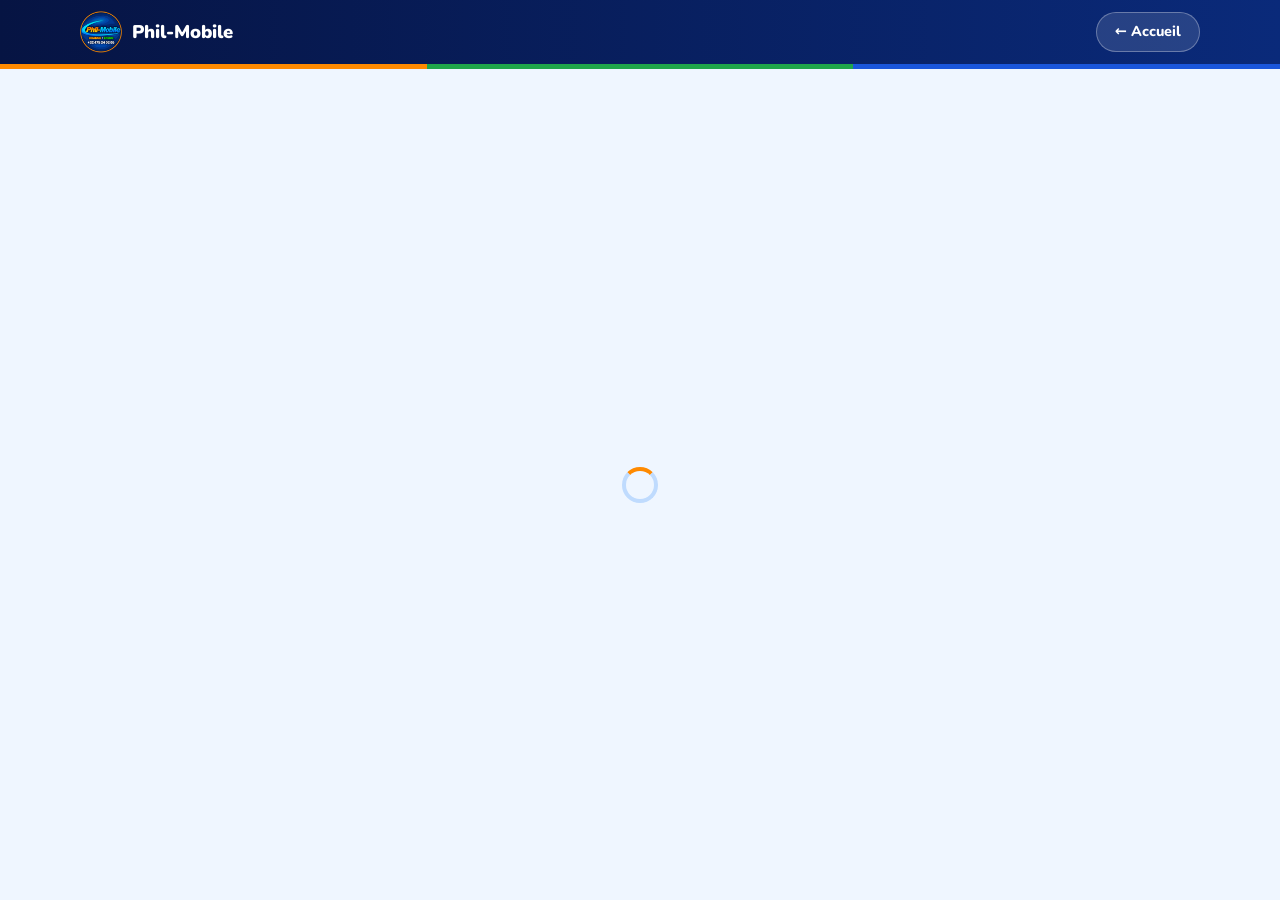
<file: recrutement.html>
<!DOCTYPE html>
<html lang="fr">
<head>
<meta charset="UTF-8">
<meta name="viewport" content="width=device-width, initial-scale=1, viewport-fit=cover">
<title>Phil-Mobile – Devenez Consultant Orange &amp; Eneco</title>
<meta name="description" content="Devenez consultant indépendant Phil-Mobile / Smart SN. Télécom &amp; Énergie, formation et accompagnement inclus.">
<meta name="theme-color" content="#061443">
<link rel="manifest" href="manifest.json">
<link rel="apple-touch-icon" href="images/logo.png">
<link rel="icon" type="image/png" href="images/logo.png">
<link rel="preconnect" href="https://fonts.googleapis.com">
<link rel="preconnect" href="https://fonts.gstatic.com" crossorigin>
<link href="https://fonts.googleapis.com/css2?family=Nunito:wght@400;600;700;800;900&display=swap" rel="stylesheet">
<style>
/* ==========================================================================
   Phil-Mobile — feuille de style partagée (toutes les pages du site)
   Palette tirée du logo : bleu marine, orange, cyan, vert Eneco.
   ========================================================================== */

:root {
  --navy: #061443;
  --navy-2: #0a2a7a;
  --blue: #1a56db;
  --blue-2: #1e40af;
  --blue-pale: #eff6ff;
  --blue-border: #bfdbfe;
  --orange: #ff8a00;
  --orange-2: #e26d00;
  --orange-pale: #fff4e5;
  --orange-border: #fed7aa;
  --cyan: #19c8ff;
  --green: #25d366;
  --dark: #0f172a;
  --muted: #5b6b82;
  --white: #ffffff;
  --radius: 18px;
  --max: 1120px;
  --topbar-h: 64px;
  --tri: linear-gradient(90deg, #ff8a00 0 33.34%, #1fa64a 33.34% 66.67%, #1a56db 66.67% 100%);
}

*, *::before, *::after { box-sizing: border-box; margin: 0; padding: 0; }
html { scroll-behavior: smooth; -webkit-text-size-adjust: 100%; }
body {
  font-family: 'Nunito', system-ui, -apple-system, 'Segoe UI', Roboto, Arial, sans-serif;
  color: var(--dark); background: var(--white);
  line-height: 1.5; overflow-x: hidden;
}
img { max-width: 100%; height: auto; display: block; }
a { color: inherit; }
button { font-family: inherit; }
:focus-visible { outline: 3px solid var(--orange); outline-offset: 3px; border-radius: 8px; }

.container { width: min(100% - 40px, var(--max)); margin-inline: auto; }
.brand-stripe { height: 5px; background: var(--tri); }

/* ===== SECTIONS ===== */
.section { padding: clamp(48px, 8vw, 88px) 0; }
.section-label {
  text-align: center; font-size: .75rem; font-weight: 800;
  letter-spacing: 2px; text-transform: uppercase;
  color: var(--blue); margin-bottom: 8px;
}
.section-label--accent { color: #b45300; }
.section-title {
  text-align: center; font-size: clamp(1.6rem, 4.2vw, 2.2rem);
  font-weight: 900; line-height: 1.2; text-wrap: balance;
  margin-bottom: clamp(24px, 4vw, 40px);
}

/* ===== BOUTONS ===== */
.btn {
  display: inline-flex; align-items: center; justify-content: center; gap: 8px;
  min-height: 48px; padding: 0 24px; border-radius: 14px;
  font-weight: 800; font-size: 1rem; text-decoration: none;
  border: 2px solid transparent; cursor: pointer;
  transition: transform .2s, box-shadow .2s, filter .2s;
}
.btn:hover { transform: translateY(-2px); }
.btn--orange { background: linear-gradient(135deg, #ffb238, var(--orange)); color: #2b1400; box-shadow: 0 6px 20px rgba(255,138,0,.35); }
.btn--blue { background: linear-gradient(135deg, #3b82f6, var(--blue)); color: #fff; box-shadow: 0 6px 20px rgba(26,86,219,.35); }
.btn--green { background: var(--green); color: #04260f; box-shadow: 0 6px 20px rgba(37,211,102,.35); }
.btn--ghost { background: rgba(255,255,255,.1); border-color: rgba(255,255,255,.35); color: #fff; }
.btn--ghost:hover { background: rgba(255,255,255,.2); }
.btn--outline { background: #fff; border-color: var(--blue-border); color: var(--blue); }
.btn--outline:hover { border-color: var(--orange); color: var(--orange-2); }

/* ===== BARRE DU HAUT (pages internes) ===== */
.topbar {
  position: sticky; top: 0; z-index: 900; flex: 0 0 auto;
  background: linear-gradient(90deg, var(--navy), var(--navy-2));
}
.topbar::after { content: ""; display: block; height: 5px; background: var(--tri); }
.topbar-inner {
  width: min(100% - 32px, var(--max)); margin-inline: auto;
  min-height: var(--topbar-h);
  display: flex; align-items: center; justify-content: space-between; gap: 12px;
}
.brand {
  display: flex; align-items: center; gap: 10px;
  text-decoration: none; color: #fff; font-weight: 900; font-size: 1.15rem;
}
.brand img { width: 42px; height: 42px; }
.topbar-link {
  color: #fff; text-decoration: none; font-weight: 800; font-size: .9rem;
  padding: 8px 18px; border-radius: 999px;
  background: rgba(255,255,255,.12); border: 1px solid rgba(255,255,255,.3);
  transition: background .2s, color .2s;
}
.topbar-link:hover { background: var(--orange); color: var(--navy); border-color: var(--orange); }

/* ===== MENU BURGER (mobile uniquement) ===== */
.burger {
  display: none;
  position: fixed; top: max(9px, env(safe-area-inset-top)); right: max(12px, env(safe-area-inset-right));
  z-index: 1100; width: 46px; height: 46px; border-radius: 50%;
  border: 2px solid var(--orange); background: var(--navy);
  align-items: center; justify-content: center; flex-direction: column; gap: 5px;
  cursor: pointer; box-shadow: 0 4px 16px rgba(0,0,0,.35);
}
.burger span { display: block; width: 20px; height: 2.5px; background: #fff; border-radius: 2px; transition: transform .25s, opacity .2s; }
.burger[aria-expanded="true"] span:nth-child(1) { transform: translateY(7.5px) rotate(45deg); }
.burger[aria-expanded="true"] span:nth-child(2) { opacity: 0; }
.burger[aria-expanded="true"] span:nth-child(3) { transform: translateY(-7.5px) rotate(-45deg); }

.menu-panel, .menu-backdrop { display: none; }

@media (max-width: 768px) {
  .burger { display: flex; }
  .topbar-link { display: none; }
  .topbar-inner { padding-right: 56px; }

  .menu-backdrop {
    display: block; position: fixed; inset: 0; z-index: 1080;
    background: rgba(2,8,30,.55); opacity: 0; pointer-events: none; transition: opacity .3s;
  }
  .menu-backdrop.open { opacity: 1; pointer-events: auto; }

  .menu-panel {
    display: block; position: fixed; inset: 0 0 auto 0; z-index: 1090;
    max-height: 100dvh; overflow-y: auto;
    background: linear-gradient(180deg, var(--navy), var(--navy-2));
    padding: 76px 20px 24px;
    border-radius: 0 0 24px 24px;
    transform: translateY(-105%); visibility: hidden;
    transition: transform .3s ease, visibility 0s .3s;
  }
  .menu-panel::after { content: ""; display: block; height: 5px; margin: 18px -20px -24px; background: var(--tri); }
  .menu-panel.open { transform: none; visibility: visible; transition: transform .3s ease; }
  .menu-panel a {
    display: flex; align-items: center; gap: 12px; min-height: 50px; padding: 0 6px;
    color: #fff; font-weight: 800; font-size: 1.05rem; text-decoration: none;
    border-bottom: 1px solid rgba(255,255,255,.12);
  }
  .menu-panel a:hover { color: var(--orange); }
  .menu-panel .menu-cta {
    margin-top: 14px; border: 0; justify-content: center; border-radius: 14px;
    background: var(--green); color: #04260f;
  }
  .menu-panel .menu-cta:hover { color: #04260f; filter: brightness(1.05); }
}

/* ===== PIED DE PAGE ===== */
.site-footer {
  position: relative; background: var(--navy);
  color: #fff; padding: 44px 0 28px; text-align: center;
}
.site-footer::before { content: ""; position: absolute; top: 0; left: 0; right: 0; height: 5px; background: var(--tri); }
.site-footer img { width: 84px; height: 84px; margin: 0 auto 12px; }
.footer-name { font-size: 1.4rem; font-weight: 900; margin-bottom: 8px; }
.footer-info p { font-size: .92rem; color: rgba(255,255,255,.78); line-height: 2; }
.footer-info a { color: var(--orange); font-weight: 800; text-decoration: none; }
.footer-links {
  display: flex; flex-wrap: wrap; justify-content: center; gap: 8px 22px;
  margin-top: 20px; padding-top: 20px; border-top: 1px solid rgba(255,255,255,.15);
}
.footer-links a { font-size: .82rem; color: rgba(255,255,255,.7); text-decoration: none; }
.footer-links a:hover { color: #fff; }
.footer-copy { font-size: .75rem; color: rgba(255,255,255,.55); margin-top: 14px; }

/* ===== WHATSAPP FLOTTANT ===== */
.wa-float {
  position: fixed; z-index: 800;
  right: max(16px, env(safe-area-inset-right)); bottom: max(16px, env(safe-area-inset-bottom));
  width: 58px; height: 58px; border-radius: 50%; background: var(--green);
  display: grid; place-items: center;
  box-shadow: 0 6px 22px rgba(37,211,102,.5); transition: transform .2s;
}
.wa-float:hover { transform: scale(1.08); }

/* ===== APPARITION AU SCROLL (actif seulement si JS) ===== */
.js .reveal { opacity: 0; transform: translateY(18px); transition: opacity .6s ease, transform .6s ease; }
.js .reveal.visible { opacity: 1; transform: none; }

@media (prefers-reduced-motion: reduce) {
  html { scroll-behavior: auto; }
  *, *::before, *::after { animation: none !important; transition-duration: .01ms !important; }
  .js .reveal { opacity: 1; transform: none; }
}
</style>
<style>
html, body { height: 100%; }
body { display: flex; flex-direction: column; height: 100vh; height: 100dvh; overflow: hidden; }
.frame-wrap { position: relative; flex: 1 1 0; min-height: 0; background: var(--blue-pale); }
.frame-wrap::before {
  content: ""; position: absolute; top: 50%; left: 50%; width: 36px; height: 36px; margin: -18px;
  border-radius: 50%; border: 4px solid var(--blue-border); border-top-color: var(--orange);
  animation: spin .8s linear infinite;
}
@keyframes spin { to { transform: rotate(360deg); } }
.frame-wrap iframe { position: absolute; inset: 0; width: 100%; height: 100%; border: 0; }
</style>
</head>
<body>

<!-- MENU MOBILE -->
<button class="burger" type="button" aria-label="Ouvrir le menu" aria-expanded="false" aria-controls="menu"><span></span><span></span><span></span></button>
<div class="menu-backdrop"></div>
<nav class="menu-panel" id="menu" aria-label="Menu principal">
  <a href="index.html">🏠 Accueil</a>
  <a href="simulation.html">📊 Simulation</a>
  <a href="recrutement.html">🚀 Recrutement</a>
  <a href="videos.html">🎬 Nos vidéos</a>
  <a href="index.html#services">🧩 Services</a>
  <a href="index.html#avis">⭐ Nos avis</a>
  <a href="index.html#contact">📋 Contact</a>
  <a class="menu-cta" href="https://wa.me/32475240205" target="_blank" rel="noopener">💬 WhatsApp</a>
</nav>

<!-- BARRE MINIMALE (PC / tablette) -->
<header class="topbar">
  <div class="topbar-inner">
    <a class="brand" href="index.html"><img src="images/logo.png" width="42" height="42" alt=""><span>Phil-Mobile</span></a>
    <a class="topbar-link" href="index.html">← Accueil</a>
  </div>
</header>

<!-- Formulaire de contact de l'app, affiché dans le site -->
<main class="frame-wrap">
  <iframe id="contactFrame" title="Devenir consultant Phil-Mobile" src="https://app.phil-mobile.be/wp_contact.html?c=delta835&amp;type=consultant&amp;source=site"></iframe>
</main>

<script>
/* Phil-Mobile — menu burger (mobile uniquement) */
(function () {
  var burger = document.querySelector('.burger');
  var panel = document.getElementById('menu');
  var backdrop = document.querySelector('.menu-backdrop');
  if (!burger || !panel) return;

  function setOpen(open) {
    panel.classList.toggle('open', open);
    if (backdrop) backdrop.classList.toggle('open', open);
    burger.setAttribute('aria-expanded', String(open));
    burger.setAttribute('aria-label', open ? 'Fermer le menu' : 'Ouvrir le menu');
    document.body.style.overflow = open ? 'hidden' : '';
  }

  burger.addEventListener('click', function () {
    setOpen(!panel.classList.contains('open'));
  });
  if (backdrop) backdrop.addEventListener('click', function () { setOpen(false); });
  panel.addEventListener('click', function (e) {
    if (e.target.closest('a')) setOpen(false);
  });
  document.addEventListener('keydown', function (e) {
    if (e.key === 'Escape') setOpen(false);
  });
  window.addEventListener('resize', function () {
    if (window.innerWidth > 768) setOpen(false);
  });
})();
</script>
<script>
/* Transmet le ?source= d'origine (tracking) au formulaire, "site" par défaut */
(function () {
  var source = new URLSearchParams(window.location.search).get('source');
  if (source) {
    document.getElementById('contactFrame').src =
      'https://app.phil-mobile.be/wp_contact.html?c=delta835&type=consultant&source=' + encodeURIComponent(source);
  }
})();
</script>
</body>
</html>
</file>
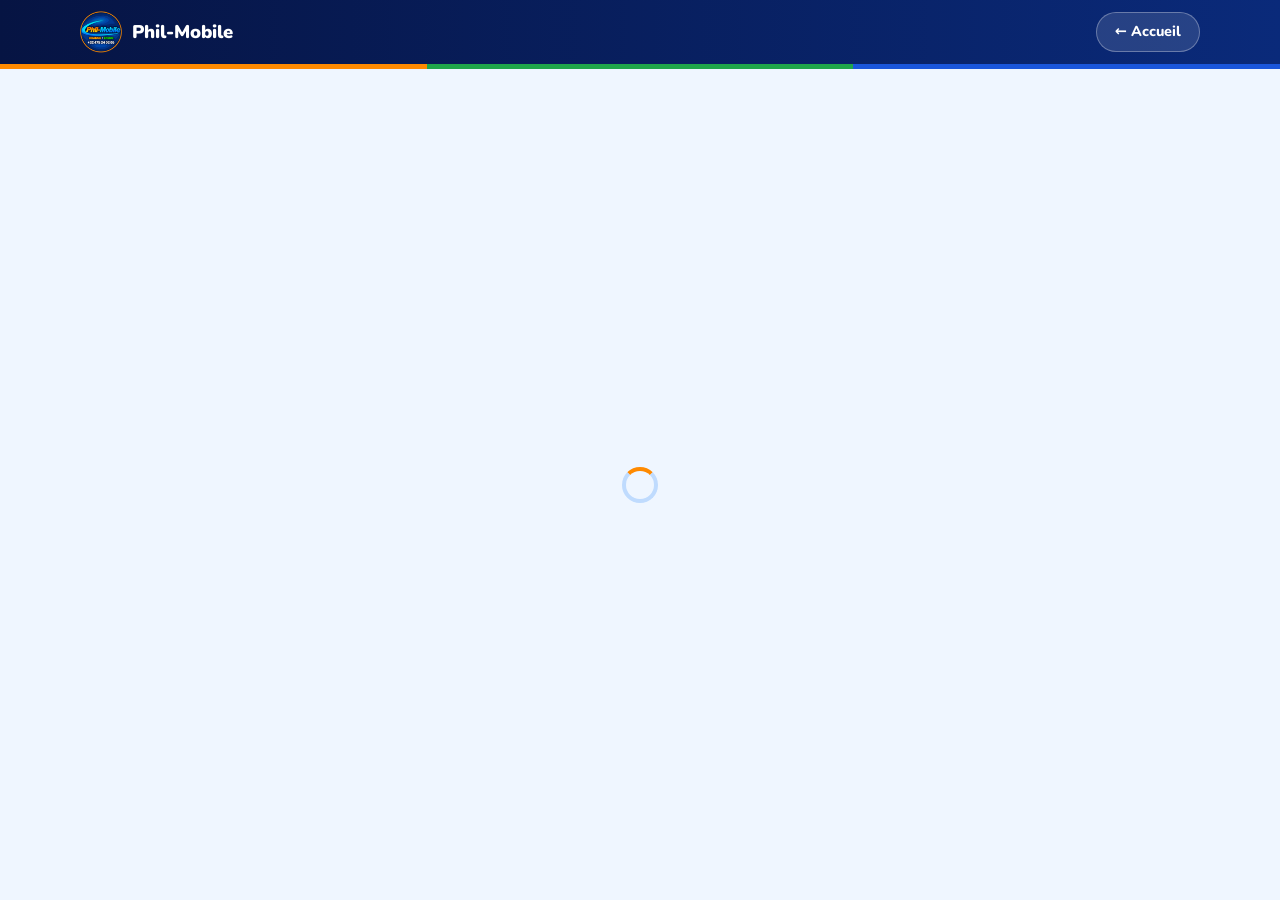
<file: simulation.html>
<!DOCTYPE html>
<html lang="fr">
<head>
<meta charset="UTF-8">
<meta name="viewport" content="width=device-width, initial-scale=1, viewport-fit=cover">
<title>Phil-Mobile – Simulation Gratuite Orange &amp; Eneco</title>
<meta name="description" content="Simulation gratuite et sans engagement pour vos factures Télécom &amp; Énergie avec Phil-Mobile.">
<meta name="theme-color" content="#061443">
<link rel="manifest" href="manifest.json">
<link rel="apple-touch-icon" href="images/logo.png">
<link rel="icon" type="image/png" href="images/logo.png">
<link rel="preconnect" href="https://fonts.googleapis.com">
<link rel="preconnect" href="https://fonts.gstatic.com" crossorigin>
<link href="https://fonts.googleapis.com/css2?family=Nunito:wght@400;600;700;800;900&display=swap" rel="stylesheet">
<style>
/* ==========================================================================
   Phil-Mobile — feuille de style partagée (toutes les pages du site)
   Palette tirée du logo : bleu marine, orange, cyan, vert Eneco.
   ========================================================================== */

:root {
  --navy: #061443;
  --navy-2: #0a2a7a;
  --blue: #1a56db;
  --blue-2: #1e40af;
  --blue-pale: #eff6ff;
  --blue-border: #bfdbfe;
  --orange: #ff8a00;
  --orange-2: #e26d00;
  --orange-pale: #fff4e5;
  --orange-border: #fed7aa;
  --cyan: #19c8ff;
  --green: #25d366;
  --dark: #0f172a;
  --muted: #5b6b82;
  --white: #ffffff;
  --radius: 18px;
  --max: 1120px;
  --topbar-h: 64px;
  --tri: linear-gradient(90deg, #ff8a00 0 33.34%, #1fa64a 33.34% 66.67%, #1a56db 66.67% 100%);
}

*, *::before, *::after { box-sizing: border-box; margin: 0; padding: 0; }
html { scroll-behavior: smooth; -webkit-text-size-adjust: 100%; }
body {
  font-family: 'Nunito', system-ui, -apple-system, 'Segoe UI', Roboto, Arial, sans-serif;
  color: var(--dark); background: var(--white);
  line-height: 1.5; overflow-x: hidden;
}
img { max-width: 100%; height: auto; display: block; }
a { color: inherit; }
button { font-family: inherit; }
:focus-visible { outline: 3px solid var(--orange); outline-offset: 3px; border-radius: 8px; }

.container { width: min(100% - 40px, var(--max)); margin-inline: auto; }
.brand-stripe { height: 5px; background: var(--tri); }

/* ===== SECTIONS ===== */
.section { padding: clamp(48px, 8vw, 88px) 0; }
.section-label {
  text-align: center; font-size: .75rem; font-weight: 800;
  letter-spacing: 2px; text-transform: uppercase;
  color: var(--blue); margin-bottom: 8px;
}
.section-label--accent { color: #b45300; }
.section-title {
  text-align: center; font-size: clamp(1.6rem, 4.2vw, 2.2rem);
  font-weight: 900; line-height: 1.2; text-wrap: balance;
  margin-bottom: clamp(24px, 4vw, 40px);
}

/* ===== BOUTONS ===== */
.btn {
  display: inline-flex; align-items: center; justify-content: center; gap: 8px;
  min-height: 48px; padding: 0 24px; border-radius: 14px;
  font-weight: 800; font-size: 1rem; text-decoration: none;
  border: 2px solid transparent; cursor: pointer;
  transition: transform .2s, box-shadow .2s, filter .2s;
}
.btn:hover { transform: translateY(-2px); }
.btn--orange { background: linear-gradient(135deg, #ffb238, var(--orange)); color: #2b1400; box-shadow: 0 6px 20px rgba(255,138,0,.35); }
.btn--blue { background: linear-gradient(135deg, #3b82f6, var(--blue)); color: #fff; box-shadow: 0 6px 20px rgba(26,86,219,.35); }
.btn--green { background: var(--green); color: #04260f; box-shadow: 0 6px 20px rgba(37,211,102,.35); }
.btn--ghost { background: rgba(255,255,255,.1); border-color: rgba(255,255,255,.35); color: #fff; }
.btn--ghost:hover { background: rgba(255,255,255,.2); }
.btn--outline { background: #fff; border-color: var(--blue-border); color: var(--blue); }
.btn--outline:hover { border-color: var(--orange); color: var(--orange-2); }

/* ===== BARRE DU HAUT (pages internes) ===== */
.topbar {
  position: sticky; top: 0; z-index: 900; flex: 0 0 auto;
  background: linear-gradient(90deg, var(--navy), var(--navy-2));
}
.topbar::after { content: ""; display: block; height: 5px; background: var(--tri); }
.topbar-inner {
  width: min(100% - 32px, var(--max)); margin-inline: auto;
  min-height: var(--topbar-h);
  display: flex; align-items: center; justify-content: space-between; gap: 12px;
}
.brand {
  display: flex; align-items: center; gap: 10px;
  text-decoration: none; color: #fff; font-weight: 900; font-size: 1.15rem;
}
.brand img { width: 42px; height: 42px; }
.topbar-link {
  color: #fff; text-decoration: none; font-weight: 800; font-size: .9rem;
  padding: 8px 18px; border-radius: 999px;
  background: rgba(255,255,255,.12); border: 1px solid rgba(255,255,255,.3);
  transition: background .2s, color .2s;
}
.topbar-link:hover { background: var(--orange); color: var(--navy); border-color: var(--orange); }

/* ===== MENU BURGER (mobile uniquement) ===== */
.burger {
  display: none;
  position: fixed; top: max(9px, env(safe-area-inset-top)); right: max(12px, env(safe-area-inset-right));
  z-index: 1100; width: 46px; height: 46px; border-radius: 50%;
  border: 2px solid var(--orange); background: var(--navy);
  align-items: center; justify-content: center; flex-direction: column; gap: 5px;
  cursor: pointer; box-shadow: 0 4px 16px rgba(0,0,0,.35);
}
.burger span { display: block; width: 20px; height: 2.5px; background: #fff; border-radius: 2px; transition: transform .25s, opacity .2s; }
.burger[aria-expanded="true"] span:nth-child(1) { transform: translateY(7.5px) rotate(45deg); }
.burger[aria-expanded="true"] span:nth-child(2) { opacity: 0; }
.burger[aria-expanded="true"] span:nth-child(3) { transform: translateY(-7.5px) rotate(-45deg); }

.menu-panel, .menu-backdrop { display: none; }

@media (max-width: 768px) {
  .burger { display: flex; }
  .topbar-link { display: none; }
  .topbar-inner { padding-right: 56px; }

  .menu-backdrop {
    display: block; position: fixed; inset: 0; z-index: 1080;
    background: rgba(2,8,30,.55); opacity: 0; pointer-events: none; transition: opacity .3s;
  }
  .menu-backdrop.open { opacity: 1; pointer-events: auto; }

  .menu-panel {
    display: block; position: fixed; inset: 0 0 auto 0; z-index: 1090;
    max-height: 100dvh; overflow-y: auto;
    background: linear-gradient(180deg, var(--navy), var(--navy-2));
    padding: 76px 20px 24px;
    border-radius: 0 0 24px 24px;
    transform: translateY(-105%); visibility: hidden;
    transition: transform .3s ease, visibility 0s .3s;
  }
  .menu-panel::after { content: ""; display: block; height: 5px; margin: 18px -20px -24px; background: var(--tri); }
  .menu-panel.open { transform: none; visibility: visible; transition: transform .3s ease; }
  .menu-panel a {
    display: flex; align-items: center; gap: 12px; min-height: 50px; padding: 0 6px;
    color: #fff; font-weight: 800; font-size: 1.05rem; text-decoration: none;
    border-bottom: 1px solid rgba(255,255,255,.12);
  }
  .menu-panel a:hover { color: var(--orange); }
  .menu-panel .menu-cta {
    margin-top: 14px; border: 0; justify-content: center; border-radius: 14px;
    background: var(--green); color: #04260f;
  }
  .menu-panel .menu-cta:hover { color: #04260f; filter: brightness(1.05); }
}

/* ===== PIED DE PAGE ===== */
.site-footer {
  position: relative; background: var(--navy);
  color: #fff; padding: 44px 0 28px; text-align: center;
}
.site-footer::before { content: ""; position: absolute; top: 0; left: 0; right: 0; height: 5px; background: var(--tri); }
.site-footer img { width: 84px; height: 84px; margin: 0 auto 12px; }
.footer-name { font-size: 1.4rem; font-weight: 900; margin-bottom: 8px; }
.footer-info p { font-size: .92rem; color: rgba(255,255,255,.78); line-height: 2; }
.footer-info a { color: var(--orange); font-weight: 800; text-decoration: none; }
.footer-links {
  display: flex; flex-wrap: wrap; justify-content: center; gap: 8px 22px;
  margin-top: 20px; padding-top: 20px; border-top: 1px solid rgba(255,255,255,.15);
}
.footer-links a { font-size: .82rem; color: rgba(255,255,255,.7); text-decoration: none; }
.footer-links a:hover { color: #fff; }
.footer-copy { font-size: .75rem; color: rgba(255,255,255,.55); margin-top: 14px; }

/* ===== WHATSAPP FLOTTANT ===== */
.wa-float {
  position: fixed; z-index: 800;
  right: max(16px, env(safe-area-inset-right)); bottom: max(16px, env(safe-area-inset-bottom));
  width: 58px; height: 58px; border-radius: 50%; background: var(--green);
  display: grid; place-items: center;
  box-shadow: 0 6px 22px rgba(37,211,102,.5); transition: transform .2s;
}
.wa-float:hover { transform: scale(1.08); }

/* ===== APPARITION AU SCROLL (actif seulement si JS) ===== */
.js .reveal { opacity: 0; transform: translateY(18px); transition: opacity .6s ease, transform .6s ease; }
.js .reveal.visible { opacity: 1; transform: none; }

@media (prefers-reduced-motion: reduce) {
  html { scroll-behavior: auto; }
  *, *::before, *::after { animation: none !important; transition-duration: .01ms !important; }
  .js .reveal { opacity: 1; transform: none; }
}
</style>
<style>
html, body { height: 100%; }
body { display: flex; flex-direction: column; height: 100vh; height: 100dvh; overflow: hidden; }
.frame-wrap { position: relative; flex: 1 1 0; min-height: 0; background: var(--blue-pale); }
.frame-wrap::before {
  content: ""; position: absolute; top: 50%; left: 50%; width: 36px; height: 36px; margin: -18px;
  border-radius: 50%; border: 4px solid var(--blue-border); border-top-color: var(--orange);
  animation: spin .8s linear infinite;
}
@keyframes spin { to { transform: rotate(360deg); } }
.frame-wrap iframe { position: absolute; inset: 0; width: 100%; height: 100%; border: 0; }
</style>
</head>
<body>

<!-- MENU MOBILE -->
<button class="burger" type="button" aria-label="Ouvrir le menu" aria-expanded="false" aria-controls="menu"><span></span><span></span><span></span></button>
<div class="menu-backdrop"></div>
<nav class="menu-panel" id="menu" aria-label="Menu principal">
  <a href="index.html">🏠 Accueil</a>
  <a href="simulation.html">📊 Simulation</a>
  <a href="recrutement.html">🚀 Recrutement</a>
  <a href="videos.html">🎬 Nos vidéos</a>
  <a href="index.html#services">🧩 Services</a>
  <a href="index.html#avis">⭐ Nos avis</a>
  <a href="index.html#contact">📋 Contact</a>
  <a class="menu-cta" href="https://wa.me/32475240205" target="_blank" rel="noopener">💬 WhatsApp</a>
</nav>

<!-- BARRE MINIMALE (PC / tablette) -->
<header class="topbar">
  <div class="topbar-inner">
    <a class="brand" href="index.html"><img src="images/logo.png" width="42" height="42" alt=""><span>Phil-Mobile</span></a>
    <a class="topbar-link" href="index.html">← Accueil</a>
  </div>
</header>

<!-- Formulaire de contact de l'app, affiché dans le site -->
<main class="frame-wrap">
  <iframe id="contactFrame" title="Simulation gratuite Phil-Mobile" src="https://app.phil-mobile.be/wp_contact.html?c=delta835&amp;type=client&amp;source=site"></iframe>
</main>

<script>
/* Phil-Mobile — menu burger (mobile uniquement) */
(function () {
  var burger = document.querySelector('.burger');
  var panel = document.getElementById('menu');
  var backdrop = document.querySelector('.menu-backdrop');
  if (!burger || !panel) return;

  function setOpen(open) {
    panel.classList.toggle('open', open);
    if (backdrop) backdrop.classList.toggle('open', open);
    burger.setAttribute('aria-expanded', String(open));
    burger.setAttribute('aria-label', open ? 'Fermer le menu' : 'Ouvrir le menu');
    document.body.style.overflow = open ? 'hidden' : '';
  }

  burger.addEventListener('click', function () {
    setOpen(!panel.classList.contains('open'));
  });
  if (backdrop) backdrop.addEventListener('click', function () { setOpen(false); });
  panel.addEventListener('click', function (e) {
    if (e.target.closest('a')) setOpen(false);
  });
  document.addEventListener('keydown', function (e) {
    if (e.key === 'Escape') setOpen(false);
  });
  window.addEventListener('resize', function () {
    if (window.innerWidth > 768) setOpen(false);
  });
})();
</script>
<script>
/* Transmet le ?source= d'origine (tracking) au formulaire, "site" par défaut */
(function () {
  var source = new URLSearchParams(window.location.search).get('source');
  if (source) {
    document.getElementById('contactFrame').src =
      'https://app.phil-mobile.be/wp_contact.html?c=delta835&type=client&source=' + encodeURIComponent(source);
  }
})();
</script>
</body>
</html>
</file>
